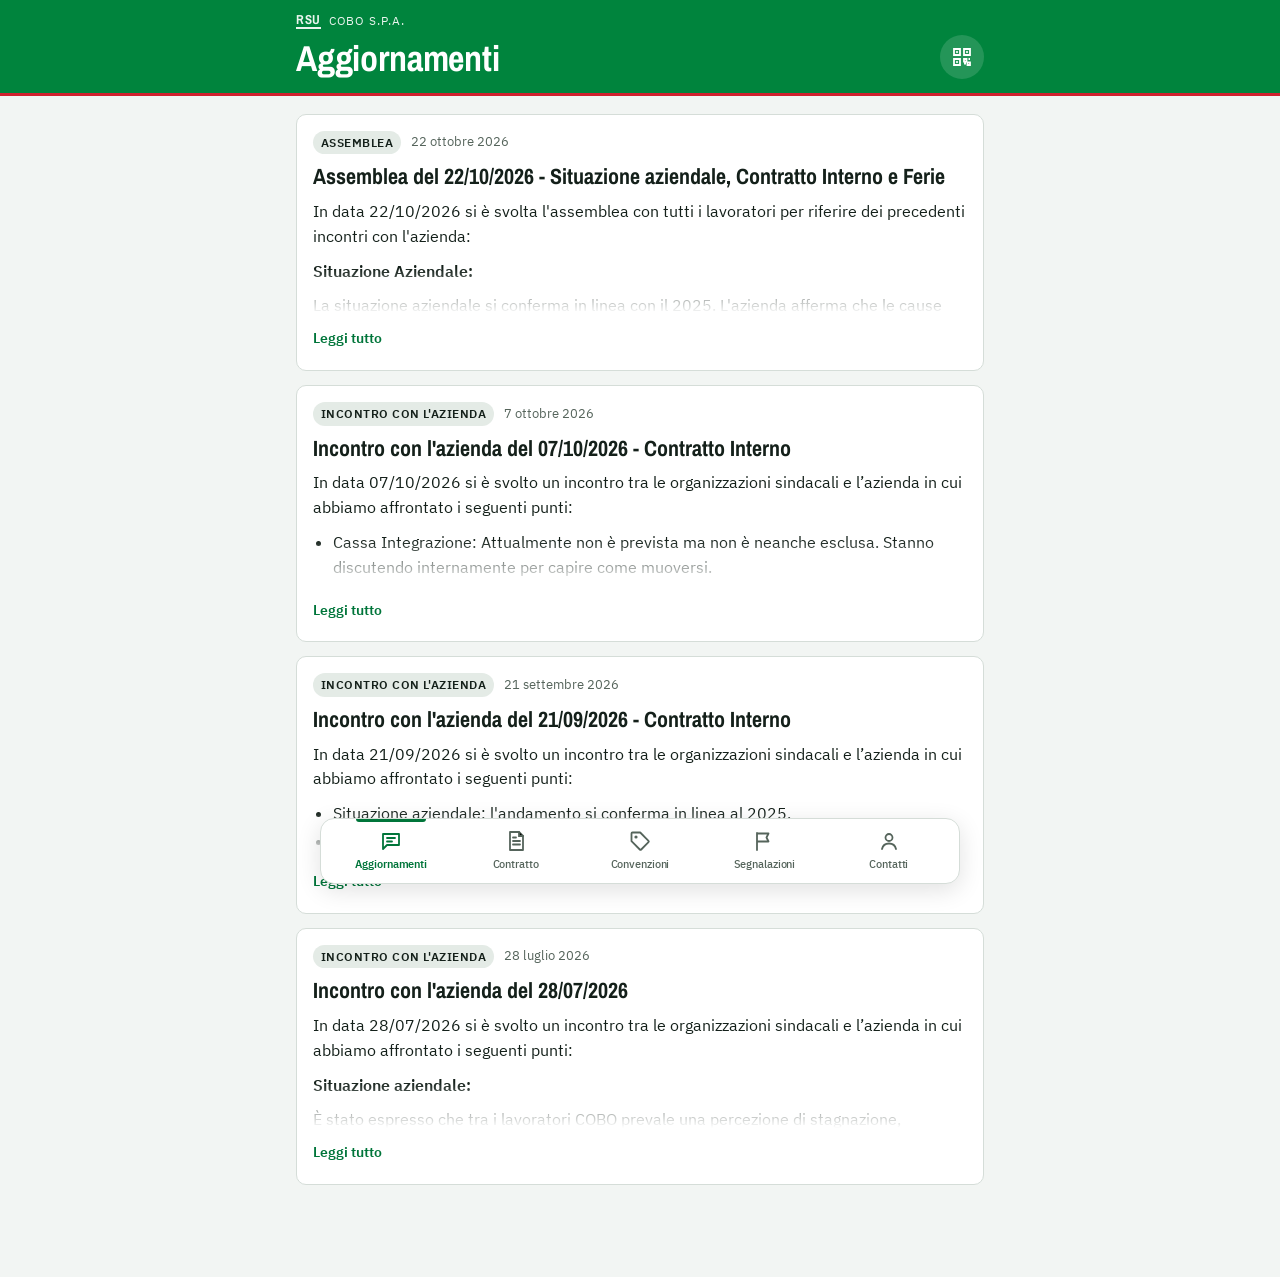
<file: index.html>
<!doctype html>
<html lang="it">
<head>
  <meta charset="utf-8">
  <meta name="viewport" content="width=device-width, initial-scale=1, viewport-fit=cover">
  <title>RSU COBO</title>
  <meta name="description" content="Aggiornamenti, proposte per il contratto interno e contatti della RSU COBO.">
  <meta name="robots" content="noindex, nofollow">
  <meta name="theme-color" content="#00843D">
  <meta name="mobile-web-app-capable" content="yes">
  <meta name="apple-mobile-web-app-capable" content="yes">
  <meta name="apple-mobile-web-app-status-bar-style" content="black-translucent">
  <meta name="apple-mobile-web-app-title" content="RSU COBO">
  <link rel="manifest" href="manifest.webmanifest">
  <link rel="icon" type="image/png" href="icone/favicon.png">
  <link rel="apple-touch-icon" href="icone/apple-touch-icon.png">
  <link rel="preload" href="fonts/archivo-narrow-latin-700-normal.woff2" as="font" type="font/woff2" crossorigin>
  <link rel="preload" href="fonts/ibm-plex-sans-latin-400-normal.woff2" as="font" type="font/woff2" crossorigin>
  <link rel="stylesheet" href="stile.css">
</head>
<body>
  <header class="top">
    <div class="top-in">
      <div class="brand"><span class="mark" aria-hidden="true">RSU</span><span class="org">COBO S.p.A.</span></div>
      <h1 id="pageTitle">Aggiornamenti</h1>
      <button type="button" class="share-btn" id="shareOpen" aria-label="Condividi l'app con un QR code">
        <svg viewBox="0 0 24 24" aria-hidden="true"><path d="M4 4h6v6H4zM14 4h6v6h-6zM4 14h6v6H4z" fill="none" stroke="currentColor" stroke-width="1.8"/><path d="M6.5 6.5h1v1h-1zM16.5 6.5h1v1h-1zM6.5 16.5h1v1h-1z" fill="currentColor" stroke="currentColor"/><path d="M14 14h2.5v2.5H14zM17.5 17.5H20V20h-2.5zM14 18.5h2M18.5 14H20" stroke="currentColor" stroke-width="1.8"/></svg>
      </button>
    </div>
  </header>

  <dialog class="sheet" id="share" aria-labelledby="shareTitle">
    <div class="sheet-in">
      <h2 id="shareTitle">Condividi l'app</h2>
      <p>Fate inquadrare il codice con la fotocamera del telefono: si apre l'app della RSU.</p>
      <div class="qr" id="qr" role="img" aria-label="QR code con il link dell'app"></div>
      <div class="url" id="shareUrl"></div>
      <div class="sheet-acts">
        <button type="button" class="btn primary" id="shareNative" hidden>Invia il link…</button>
        <button type="button" class="btn" id="shareCopy">Copia il link</button>
        <a class="btn" id="sharePrint" href="volantino.html" target="_blank" rel="noopener">Volantino da stampare</a>
        <button type="button" class="btn ghost" id="shareClose">Chiudi</button>
      </div>
      <div class="toast" id="shareToast" aria-live="polite"></div>
    </div>
  </dialog>

  <main id="main" tabindex="-1">
    <div class="banner" id="offline" hidden>Sei offline: stai vedendo l'ultima versione salvata.</div>

    <div class="install" id="install" hidden>
      <div class="install-txt">
        <strong>Aggiungi l'app al telefono</strong>
        <span id="installHow">Così la apri con un tocco, come le altre app.</span>
      </div>
      <div class="install-btns">
        <button type="button" class="btn primary" id="installBtn" hidden>Installa</button>
        <button type="button" class="btn ghost" id="installClose" aria-label="Chiudi">Non ora</button>
      </div>
    </div>

    <section id="v-aggiornamenti" class="view" aria-labelledby="pageTitle"></section>
    <section id="v-contratto" class="view" aria-labelledby="pageTitle" hidden></section>
    <section id="v-convenzioni" class="view" aria-labelledby="pageTitle" hidden></section>
    <section id="v-segnalazioni" class="view" aria-labelledby="pageTitle" hidden></section>
    <section id="v-contatti" class="view" aria-labelledby="pageTitle" hidden></section>
  </main>

  <nav class="tabbar" aria-label="Sezioni">
    <a href="#aggiornamenti" data-view="aggiornamenti">
      <svg viewBox="0 0 24 24" aria-hidden="true"><path d="M4 5h16v11H8l-4 4z" fill="none" stroke="currentColor" stroke-width="1.8" stroke-linejoin="round"/><path d="M8 9h8M8 12.5h5" stroke="currentColor" stroke-width="1.8" stroke-linecap="round"/></svg>
      <span>Aggiornamenti</span>
    </a>
    <a href="#contratto" data-view="contratto">
      <svg viewBox="0 0 24 24" aria-hidden="true"><path d="M6 3h9l4 4v14H6z" fill="none" stroke="currentColor" stroke-width="1.8" stroke-linejoin="round"/><path d="M15 3v4h4M9 12h7M9 15.5h7M9 8.5h3" stroke="currentColor" stroke-width="1.8" stroke-linecap="round"/></svg>
      <span>Contratto</span>
    </a>
    <a href="#convenzioni" data-view="convenzioni">
      <svg viewBox="0 0 24 24" aria-hidden="true"><path d="M3.5 12.2V4.5a1 1 0 0 1 1-1h7.7l8.3 8.3a1 1 0 0 1 0 1.4l-7.3 7.3a1 1 0 0 1-1.4 0z" fill="none" stroke="currentColor" stroke-width="1.8" stroke-linejoin="round"/><circle cx="8" cy="8" r="1.6" fill="currentColor"/></svg>
      <span>Convenzioni</span>
    </a>
    <a href="#segnalazioni" data-view="segnalazioni">
      <svg viewBox="0 0 24 24" aria-hidden="true"><path d="M5 21V4M5 4.5h11.5l-2 4 2 4H5" fill="none" stroke="currentColor" stroke-width="1.8" stroke-linecap="round" stroke-linejoin="round"/></svg>
      <span>Segnalazioni</span>
    </a>
    <a href="#contatti" data-view="contatti">
      <svg viewBox="0 0 24 24" aria-hidden="true"><circle cx="12" cy="8.5" r="3.5" fill="none" stroke="currentColor" stroke-width="1.8"/><path d="M5 20c.8-3.6 3.6-5.5 7-5.5s6.2 1.9 7 5.5" fill="none" stroke="currentColor" stroke-width="1.8" stroke-linecap="round"/></svg>
      <span>Contatti</span>
    </a>
  </nav>

  <script src="lib/qrcode.js"></script>
  <script src="app.js"></script>
</body>
</html>
</file>
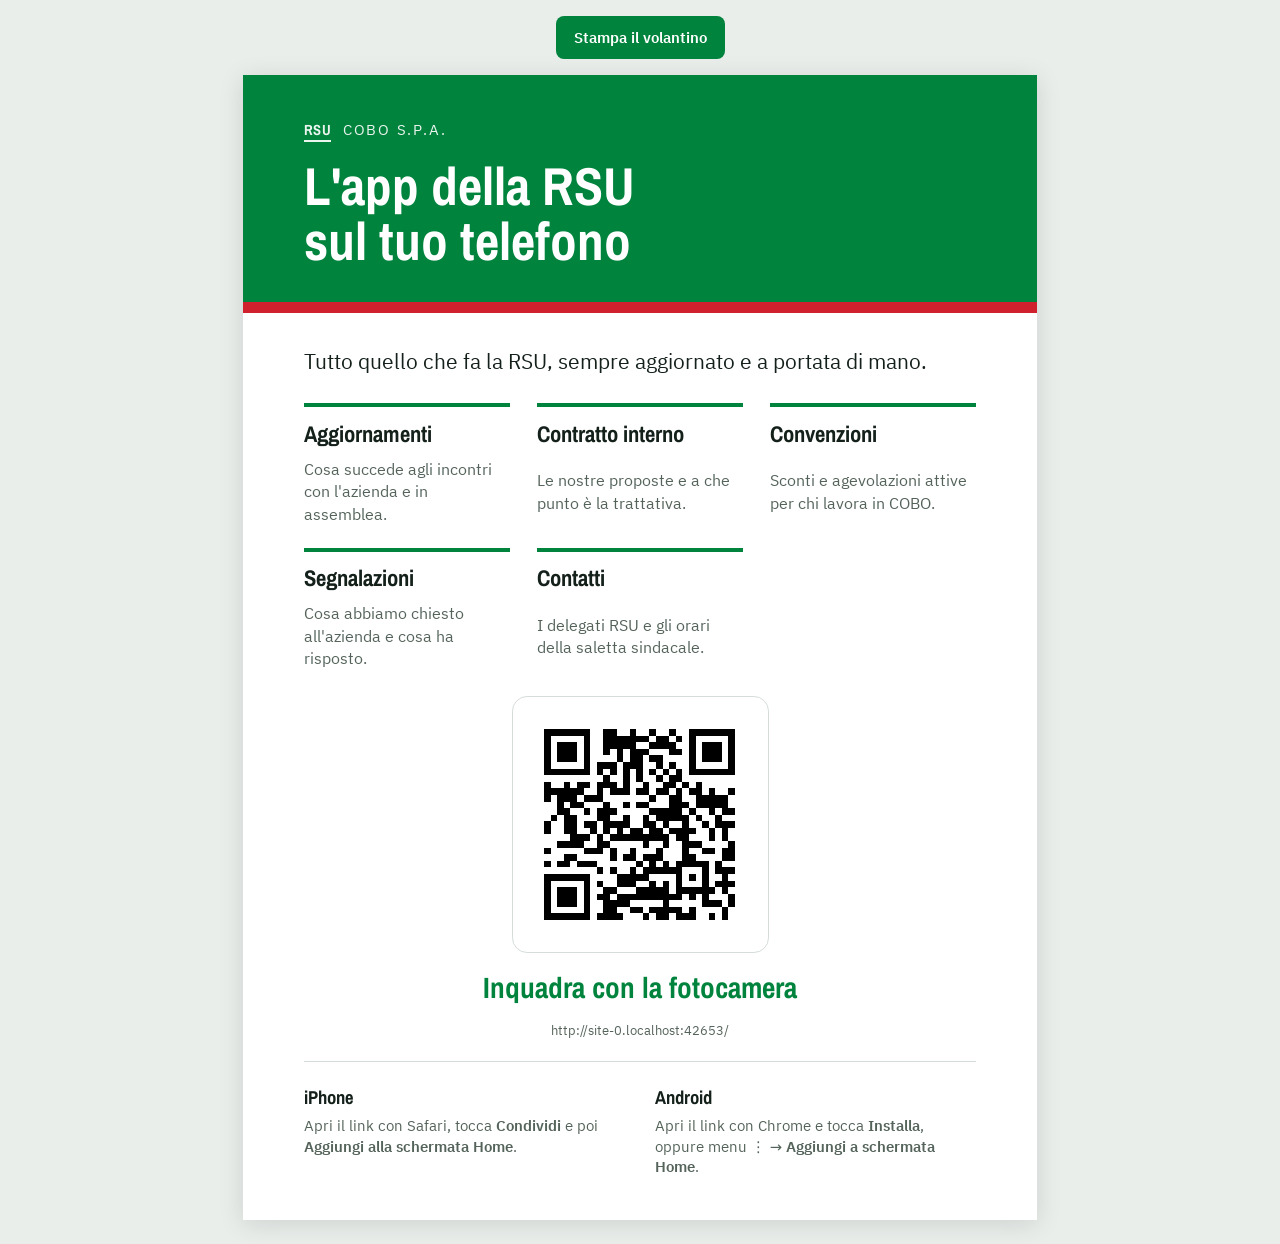
<file: volantino.html>
<!doctype html>
<html lang="it">
<head>
  <meta charset="utf-8">
  <meta name="viewport" content="width=device-width, initial-scale=1">
  <title>Volantino · App RSU COBO</title>
  <meta name="robots" content="noindex, nofollow">
  <link rel="icon" type="image/png" href="icone/favicon.png">
  <link rel="preload" href="fonts/archivo-narrow-latin-700-normal.woff2" as="font" type="font/woff2" crossorigin>
  <style>
    /* Volantino A4 da stampare e appendere in bacheca. Colori: gli stessi dell'app (verde e rosso FIM). */
    @font-face{font-family:"Archivo Narrow";font-weight:700;src:url(fonts/archivo-narrow-latin-700-normal.woff2) format("woff2")}
    @font-face{font-family:"IBM Plex Sans";font-weight:400;src:url(fonts/ibm-plex-sans-latin-400-normal.woff2) format("woff2")}
    @font-face{font-family:"IBM Plex Sans";font-weight:600;src:url(fonts/ibm-plex-sans-latin-600-normal.woff2) format("woff2")}
    :root{--verde:#00843D;--rosso:#D0202E;--ink:#14201A;--muted:#55645B;--line:#D5DDD8;--bg:#E9EEEB;
      --f-display:"Archivo Narrow","Arial Narrow",sans-serif;--f-body:"IBM Plex Sans",system-ui,sans-serif;color-scheme:light}
    *{box-sizing:border-box}
    body{margin:0;background:var(--bg);color:var(--ink);font-family:var(--f-body);-webkit-print-color-adjust:exact;print-color-adjust:exact}
    .tools{display:flex;gap:10px;justify-content:center;padding:16px}
    .tools button{font:600 15px var(--f-body);padding:12px 18px;border-radius:8px;border:0;background:var(--verde);color:#fff;cursor:pointer}
    .page{width:210mm;min-height:297mm;margin:0 auto 24px;background:#fff;display:flex;flex-direction:column;box-shadow:0 4px 24px rgba(0,0,0,.12)}
    .band{background:var(--verde);color:#fff;padding:12mm 16mm 9mm;border-bottom:3mm solid var(--rosso)}
    .eyebrow{font-size:11pt;letter-spacing:.12em;text-transform:uppercase;opacity:.92}
    .eyebrow b{font-family:var(--f-display);border-bottom:2px solid #fff;letter-spacing:.04em}
    h1{font-family:var(--f-display);font-size:40pt;line-height:1.02;margin:5mm 0 0;font-weight:700}
    .body{flex:1;padding:9mm 16mm 6mm;display:flex;flex-direction:column;gap:7mm}
    .lead{font-size:16pt;line-height:1.4;margin:0}
    ul{margin:0;padding:0;list-style:none;display:grid;grid-template-columns:repeat(3,1fr);gap:6mm 7mm}
    li{display:grid;gap:2mm;font-size:12pt;line-height:1.4;border-top:1.2mm solid var(--verde);padding-top:3mm;color:var(--muted)}
    li b{font-family:var(--f-display);font-size:17pt;color:var(--ink)}
    .qrbox{flex:1;display:grid;gap:4mm;justify-items:center;align-content:center;text-align:center}
    .qr{width:68mm;border:1px solid var(--line);border-radius:4mm;padding:5mm;background:#fff}
    .qr svg{display:block;width:100%;height:auto}
    .scan{font-family:var(--f-display);font-size:22pt;font-weight:700;color:var(--verde)}
    .url{font-size:9.5pt;color:var(--muted);word-break:break-all}
    .install{margin:0 16mm 11mm;border-top:1px solid var(--line);padding-top:6mm;display:grid;grid-template-columns:1fr 1fr;gap:8mm;font-size:11pt;line-height:1.4}
    .install h2{font-family:var(--f-display);font-size:14pt;margin:0 0 1.5mm;color:var(--ink)}
    .install p{margin:0;color:var(--muted)}
    @page{size:A4;margin:0}
    @media print{body{background:#fff}.tools{display:none}.page{margin:0;box-shadow:none;height:297mm;overflow:hidden}}
    @media screen and (max-width:820px){.page{width:auto;min-height:0;margin:0 12px 24px}ul{grid-template-columns:1fr}.qr{width:min(68mm,100%)}.install{grid-template-columns:1fr}h1{font-size:34pt}}
  </style>
</head>
<body>
  <div class="tools"><button type="button" id="print">Stampa il volantino</button></div>

  <main class="page">
    <header class="band">
      <div class="eyebrow"><b>RSU</b> &nbsp;COBO S.p.A.</div>
      <h1>L'app della RSU<br>sul tuo telefono</h1>
    </header>

    <section class="body">
      <p class="lead">Tutto quello che fa la RSU, sempre aggiornato e a portata di mano.</p>
        <ul>
          <li><b>Aggiornamenti</b>Cosa succede agli incontri con l'azienda e in assemblea.</li>
          <li><b>Contratto interno</b>Le nostre proposte e a che punto è la trattativa.</li>
          <li><b>Convenzioni</b>Sconti e agevolazioni attive per chi lavora in COBO.</li>
          <li><b>Segnalazioni</b>Cosa abbiamo chiesto all'azienda e cosa ha risposto.</li>
          <li><b>Contatti</b>I delegati RSU e gli orari della saletta sindacale.</li>
        </ul>
      <div class="qrbox">
        <div class="qr" id="qr" role="img" aria-label="QR code con il link dell'app"></div>
        <div class="scan">Inquadra con la fotocamera</div>
        <div class="url" id="url"></div>
      </div>
    </section>

    <section class="install">
      <div><h2>iPhone</h2><p>Apri il link con Safari, tocca <strong>Condividi</strong> e poi <strong>Aggiungi alla schermata Home</strong>.</p></div>
      <div><h2>Android</h2><p>Apri il link con Chrome e tocca <strong>Installa</strong>, oppure menu ⋮ → <strong>Aggiungi a schermata Home</strong>.</p></div>
    </section>
  </main>

  <script src="lib/qrcode.js"></script>
  <script>
    (function () {
      var url = new URL("./", location.href).href;
      document.getElementById("url").textContent = url;
      if (typeof qrcode === "function") {
        var q = qrcode(0, "M"); q.addData(url); q.make();
        var n = q.getModuleCount(), m = 2, d = "";
        for (var r = 0; r < n; r++) for (var c = 0; c < n; c++) if (q.isDark(r, c)) d += "M" + (c + m) + " " + (r + m) + "h1v1h-1z";
        document.getElementById("qr").innerHTML = '<svg viewBox="0 0 ' + (n + m * 2) + " " + (n + m * 2) + '" shape-rendering="crispEdges"><rect width="100%" height="100%" fill="#fff"/><path d="' + d + '" fill="#000"/></svg>';
      }
      document.getElementById("print").addEventListener("click", function () { window.print(); });
    })();
  </script>
</body>
</html>
</file>
<file: stile.css>
/* RSU COBO — stile dell'app.
   Layout: barra in alto con il titolo della sezione, contenuto a colonna singola, barra delle sezioni fissa in basso (pollice). */

@font-face{font-family:"Archivo Narrow";font-weight:600;font-display:swap;src:url(fonts/archivo-narrow-latin-600-normal.woff2) format("woff2")}
@font-face{font-family:"Archivo Narrow";font-weight:700;font-display:swap;src:url(fonts/archivo-narrow-latin-700-normal.woff2) format("woff2")}
@font-face{font-family:"IBM Plex Sans";font-weight:400;font-display:swap;src:url(fonts/ibm-plex-sans-latin-400-normal.woff2) format("woff2")}
@font-face{font-family:"IBM Plex Sans";font-weight:400;font-style:italic;font-display:swap;src:url(fonts/ibm-plex-sans-latin-400-italic.woff2) format("woff2")}
@font-face{font-family:"IBM Plex Sans";font-weight:500;font-display:swap;src:url(fonts/ibm-plex-sans-latin-500-normal.woff2) format("woff2")}
@font-face{font-family:"IBM Plex Sans";font-weight:600;font-display:swap;src:url(fonts/ibm-plex-sans-latin-600-normal.woff2) format("woff2")}

/* COLORI — ispirati alla FIM CISL: verde principale, rosso per gli accenti.
   Per usare i valori esatti del marchio, cambiate --fim-verde e --fim-rosso (qui e nel blocco "dark" più sotto). */
:root{
  --fim-verde:#00843D; --fim-rosso:#D0202E;
  --bg:#F2F5F3; --surface:#FFFFFF; --ink:#14201A; --muted:#55645B; --line:#D5DDD8; --chip:#E4EBE6;
  --accent:#00753A; --accent-ink:#FFFFFF; --accent-soft:#DDF0E4; --focus:#2F5BD3;
  --hot:var(--fim-rosso); --hot-ink:#FFFFFF;
  --bar:var(--fim-verde); --bar-ink:#FFFFFF;
  --s-gray:#6B7770; --s-blue:#2F5BD3; --s-amber:#A86A00; --s-green:#00753A; --s-red:#C8102E;
  --f-display:"Archivo Narrow","Arial Narrow",system-ui,sans-serif;
  --f-body:"IBM Plex Sans",system-ui,-apple-system,"Segoe UI",Roboto,sans-serif;
  --tab-h:64px;
  color-scheme:light;
}
@media (prefers-color-scheme: dark){:root{
  --bg:#0E1512; --surface:#16201B; --ink:#E5ECE8; --muted:#97A69D; --line:#28362F; --chip:#202C26;
  --accent:#4CC27E; --accent-ink:#06150D; --accent-soft:#16382A; --focus:#7FA0FF;
  --hot:#FF5C68; --hot-ink:#1C0507;
  --bar:#0B5A2E; --bar-ink:#FFFFFF;
  --s-gray:#8E9B94; --s-blue:#7FA0FF; --s-amber:#E3B04F; --s-green:#4CC27E; --s-red:#FF5C68;
  color-scheme:dark}}

*{box-sizing:border-box}
html{-webkit-text-size-adjust:100%}
body{margin:0;background:var(--bg);color:var(--ink);font-family:var(--f-body);font-size:16px;line-height:1.55;
  min-height:100vh;min-height:100dvh;-webkit-tap-highlight-color:transparent}
h1,h2,h3{font-family:var(--f-display);margin:0;line-height:1.12;text-wrap:balance}
a{color:var(--accent)}
:focus-visible{outline:2px solid var(--focus);outline-offset:2px}
[hidden]{display:none!important}
.gutter,.top-in,main{padding-left:max(16px,env(safe-area-inset-left,0px));padding-right:max(16px,env(safe-area-inset-right,0px))}

/* top bar */
.top{position:sticky;top:0;z-index:5;background:var(--bar);color:var(--bar-ink);padding-top:env(safe-area-inset-top,0px);border-bottom:3px solid var(--hot)}
.top-in{max-width:720px;margin:0 auto;padding-block:12px 14px;display:grid;grid-template-columns:minmax(0,1fr) auto;align-items:end;gap:4px 12px}
.top-in .brand,.top-in h1{grid-column:1}
.brand{display:flex;align-items:center;gap:8px;font-size:12px;letter-spacing:.08em;text-transform:uppercase;opacity:.92}
.share-btn{grid-column:2;grid-row:1/span 2;align-self:center;all:unset;cursor:pointer;display:grid;place-items:center;width:44px;height:44px;border-radius:50%;color:var(--bar-ink);background:rgba(255,255,255,.14)}
.share-btn:hover{background:rgba(255,255,255,.24)}
.share-btn:focus-visible{outline:2px solid #fff;outline-offset:2px}
.share-btn svg{width:24px;height:24px}

/* share sheet */
dialog.sheet{border:0;padding:0;background:var(--surface);color:var(--ink);border-radius:16px;width:min(420px,calc(100% - 32px));max-height:calc(100dvh - 32px);box-shadow:0 20px 60px rgba(0,0,0,.35)}
dialog.sheet::backdrop{background:rgba(8,14,11,.55)}
.sheet-in{padding:20px;display:grid;gap:14px;justify-items:center;text-align:center}
.sheet-in h2{font-size:24px;font-weight:700}
.sheet-in p{margin:0;color:var(--muted);font-size:14.5px;max-width:34ch}
.qr{background:#FFFFFF;padding:14px;border-radius:12px;border:1px solid var(--line);width:min(260px,100%)}
.qr svg{display:block;width:100%;height:auto}
.url{font-size:13px;color:var(--muted);word-break:break-all;user-select:all}
.sheet-acts{display:grid;gap:8px;width:100%}
.sheet-acts .btn{justify-content:center;width:100%}
.toast{font-size:13px;color:var(--accent);font-weight:600;min-height:1.2em}
.mark{font-family:var(--f-display);font-weight:700;font-size:13px;letter-spacing:.04em;border-bottom:2px solid currentColor;line-height:1.1}
.top h1{font-size:30px;font-weight:700;letter-spacing:-.005em}

main{max-width:720px;margin:0 auto;padding-block:18px calc(var(--tab-h) + 28px + env(safe-area-inset-bottom,0px));display:grid;gap:16px;outline:none}
.view{display:grid;gap:14px;min-width:0}
.intro{margin:0;color:var(--muted);font-size:15px}

/* banners */
.banner{background:var(--chip);border-radius:8px;padding:10px 14px;font-size:14px;color:var(--ink)}
.install{background:var(--surface);border:1px solid var(--line);border-radius:10px;padding:14px;display:flex;flex-wrap:wrap;gap:12px;align-items:center;justify-content:space-between}
.install-txt{display:grid;gap:2px;font-size:14px;min-width:0;flex:1 1 220px}
.install-txt span{color:var(--muted)}
.install-btns{display:flex;gap:8px}
.btn{font:600 14px/1 var(--f-body);border-radius:8px;padding:11px 14px;border:1px solid var(--line);background:var(--surface);color:var(--ink);cursor:pointer;text-decoration:none;display:inline-flex;align-items:center;gap:8px;min-height:44px}
.btn.primary{background:var(--accent);border-color:var(--accent);color:var(--accent-ink)}
.btn.ghost{background:transparent;border-color:transparent;color:var(--muted)}

/* shared bits */
.pill{display:inline-block;font-size:11.5px;font-weight:600;letter-spacing:.04em;text-transform:uppercase;padding:3px 8px;border-radius:999px;background:var(--chip);color:var(--ink)}
.pill.new{background:var(--hot);color:var(--hot-ink)}
.meta{font-size:13px;color:var(--muted);font-variant-numeric:tabular-nums}
.rich{display:grid;gap:10px}
.rich p{margin:0}
.rich ul{margin:0;padding-left:20px;display:grid;gap:3px}
.rich a{word-break:break-word}

/* updates */
.post{background:var(--surface);border:1px solid var(--line);border-radius:10px;padding:16px;display:grid;gap:10px;min-width:0}
.post.pin{border-color:var(--hot);box-shadow:inset 0 3px 0 var(--hot)}
.post-head{display:flex;flex-wrap:wrap;gap:6px 10px;align-items:center}
.post h2{font-size:22px;font-weight:700}
.post .rich{color:var(--ink)}
.more{all:unset;cursor:pointer;color:var(--accent);font-weight:600;font-size:14px;justify-self:start;padding:4px 0}
.more:focus-visible{outline:2px solid var(--focus)}
.clamp .rich{max-height:7.2em;overflow:hidden;-webkit-mask-image:linear-gradient(#000 60%,transparent);mask-image:linear-gradient(#000 60%,transparent)}

/* contract */
.summary{background:var(--surface);border:1px solid var(--line);border-radius:10px;padding:14px;display:grid;gap:10px}
.bar{display:flex;height:10px;border-radius:3px;overflow:hidden;background:var(--chip)}
.bar span{height:100%}
.legend{display:flex;flex-wrap:wrap;gap:6px 14px;font-size:13px;font-variant-numeric:tabular-nums}
.legend span{display:inline-flex;align-items:center;gap:6px}
.dot{width:9px;height:9px;border-radius:50%;background:var(--st)}
.prop{background:var(--surface);border:1px solid var(--line);border-left:4px solid var(--st);border-radius:10px;padding:16px;display:grid;gap:9px;min-width:0}
.prop-head{display:flex;flex-wrap:wrap;gap:6px 10px;align-items:center}
.state{font-size:13px;font-weight:600;color:var(--st);display:inline-flex;align-items:center;gap:6px}
.prop h2{font-size:21px;font-weight:700}
.ask{margin:0;font-family:var(--f-display);font-weight:600;font-size:18px;line-height:1.3;border-left:2px solid var(--accent);padding-left:10px}
.prop .rich{color:var(--muted);font-size:15px}
.group-title{font-size:13px;font-weight:600;letter-spacing:.06em;text-transform:uppercase;color:var(--muted);margin-top:6px}

/* contacts */
.room{background:var(--surface);border:1px solid var(--line);border-radius:10px;padding:16px;display:grid;gap:12px}
.room-head{display:flex;flex-wrap:wrap;justify-content:space-between;gap:8px;align-items:center}
.room h2{font-size:22px;font-weight:700}
.open{font-size:13px;font-weight:600;display:inline-flex;align-items:center;gap:6px;color:var(--st)}
.hours{display:grid;margin:0;padding:0;list-style:none;border-top:1px solid var(--line)}
.hours li{display:flex;justify-content:space-between;gap:12px;padding:10px 0;border-bottom:1px solid var(--line);font-variant-numeric:tabular-nums}
.hours li.today{font-weight:600}
.hours li.today .g::after{content:"oggi";margin-left:8px;font-size:11px;font-weight:600;letter-spacing:.05em;text-transform:uppercase;color:var(--hot)}
.people{display:grid;gap:10px;margin:0;padding:0;list-style:none}
.person{background:var(--surface);border:1px solid var(--line);border-radius:10px;padding:14px 16px;display:grid;grid-template-columns:44px minmax(0,1fr);gap:4px 12px;align-items:center}
.ini{grid-row:span 2;width:44px;height:44px;border-radius:50%;display:grid;place-items:center;background:var(--accent-soft);color:var(--accent);font-family:var(--f-display);font-weight:700;font-size:17px}
.person h3{font-family:var(--f-body);font-size:16.5px;font-weight:600;line-height:1.3}
.person .meta{grid-column:2}
.acts{grid-column:1/-1;display:flex;flex-wrap:wrap;gap:8px;margin-top:8px}
.acts .btn{flex:1 1 130px;justify-content:center}
.acts .btn svg{width:18px;height:18px}
.other{background:var(--surface);border:1px solid var(--line);border-radius:10px;padding:4px 16px}
.other > div{padding:10px 0;border-bottom:1px solid var(--line);display:grid;gap:2px}
.other > div:last-child{border-bottom:0}

.empty,.error{border:1.5px dashed var(--line);border-radius:10px;padding:22px 18px;color:var(--muted)}
.error{border-color:var(--accent);color:var(--ink)}
.error code{font-size:13px;background:var(--chip);padding:1px 5px;border-radius:4px}
.skel{height:110px;border-radius:10px;background:var(--chip)}

/* tag filters, convenzioni, segnalazioni */
.filters{display:flex;gap:6px;overflow-x:auto;scrollbar-width:none;margin-inline:calc(-1 * max(16px,env(safe-area-inset-left,0px)));padding:2px max(16px,env(safe-area-inset-left,0px))}
.filters::-webkit-scrollbar{display:none}
.fchip{flex:none;font:500 14px/1 var(--f-body);display:inline-flex;align-items:center;gap:6px;padding:9px 13px;min-height:38px;border-radius:999px;border:1px solid var(--line);background:var(--surface);color:var(--ink);cursor:pointer;font-variant-numeric:tabular-nums}
.fchip b{font-weight:500;color:var(--muted);font-size:12.5px}
.fchip[aria-pressed="true"]{background:var(--accent);border-color:var(--accent);color:var(--accent-ink)}
.fchip[aria-pressed="true"] b{color:inherit;opacity:.8}
.tag{all:unset;cursor:pointer;font-size:12.5px;font-weight:600;color:var(--accent);background:var(--accent-soft);padding:4px 9px;border-radius:999px}
.tag:focus-visible{outline:2px solid var(--focus)}
.tags{display:flex;flex-wrap:wrap;gap:6px}
.deal{margin:0;font-family:var(--f-display);font-weight:700;font-size:20px;line-height:1.25;color:var(--accent)}
.facts{margin:0;display:grid;gap:6px;border-top:1px solid var(--line);padding-top:10px}
.facts div{display:grid;grid-template-columns:72px minmax(0,1fr);gap:10px;font-size:14.5px}
.facts dt{color:var(--muted);font-size:12px;font-weight:600;letter-spacing:.05em;text-transform:uppercase;padding-top:2px}
.facts dd{margin:0;min-width:0;word-break:break-word}
.meta.warn{color:var(--hot);font-weight:600}
.reply{background:var(--bg);border-radius:8px;padding:10px 12px;display:grid;gap:4px}
.reply h3{font-family:var(--f-body);font-size:12px;font-weight:600;letter-spacing:.05em;text-transform:uppercase;color:var(--muted)}
.reply p{margin:0}
.wait{font-size:12.5px;font-weight:600;color:var(--muted);font-variant-numeric:tabular-nums}
.wait.late{color:var(--hot)}

/* bottom tab bar */
.tabbar{position:fixed;left:0;right:0;bottom:0;z-index:6;background:var(--surface);border-top:1px solid var(--line);
  display:grid;grid-template-columns:repeat(5,minmax(0,1fr));
  padding:0 max(4px,env(safe-area-inset-right,0px)) env(safe-area-inset-bottom,0px) max(4px,env(safe-area-inset-left,0px))}
.tabbar a{height:var(--tab-h);min-width:0;display:grid;place-items:center;align-content:center;gap:3px;text-decoration:none;color:var(--muted);font-size:11px;font-weight:500;letter-spacing:-.01em;position:relative;white-space:nowrap}
.tabbar svg{width:24px;height:24px}
.tabbar a[aria-current="page"]{color:var(--accent);font-weight:600}
.tabbar a[aria-current="page"]::before{content:"";position:absolute;top:0;left:22%;right:22%;height:3px;border-radius:0 0 3px 3px;background:var(--accent)}

@media (min-width:760px){
  .top h1{font-size:36px}
  .tabbar{left:50%;right:auto;transform:translateX(-50%);width:min(640px,100%);bottom:16px;border:1px solid var(--line);border-radius:14px;box-shadow:0 6px 24px rgba(0,0,0,.12);padding:0 8px}
}
@media (prefers-reduced-motion:no-preference){
  .view:not([hidden]){animation:in .18s ease-out}
  @keyframes in{from{opacity:.4;transform:translateY(4px)}to{opacity:1;transform:none}}
}
</file>
